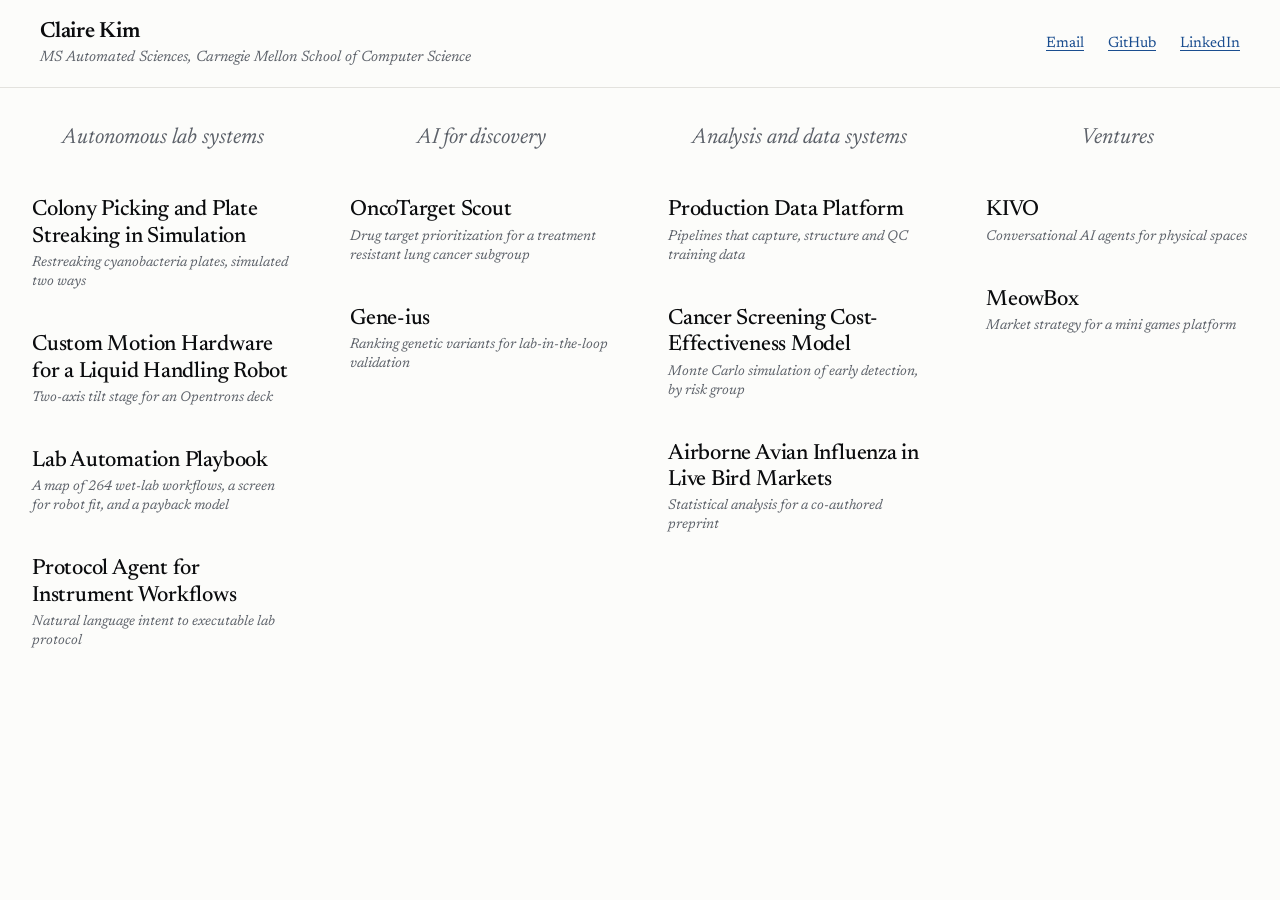
<file: index.html>
<!doctype html>
<html lang="en">
<head>
  <meta charset="utf-8">
  <meta name="viewport" content="width=device-width, initial-scale=1">
  <title>Claire Kim</title>
  <meta name="description" content="Claire Kim. Autonomous lab systems, AI for discovery, and the software that drives laboratory hardware.">
  <link rel="preconnect" href="https://fonts.googleapis.com">
  <link rel="preconnect" href="https://fonts.gstatic.com" crossorigin>
  <link href="https://fonts.googleapis.com/css2?family=Newsreader:ital,opsz,wght@0,6..72,400;0,6..72,500;0,6..72,600;1,6..72,400&display=swap" rel="stylesheet">
  <link rel="stylesheet" href="style.css">
</head>
<body>
  <header class="masthead">
    <div>
      <p class="name">Claire Kim</p>
      <p class="standfirst">MS Automated Sciences, Carnegie Mellon School of Computer Science</p>
    </div>
    <nav class="masthead-links" aria-label="Contact">
      <a href="mailto:cykim522@gmail.com">Email</a>
      <a href="https://github.com/cykim5" target="_blank" rel="noopener">GitHub</a>
      <a href="https://www.linkedin.com/in/claire--kim" target="_blank" rel="noopener">LinkedIn</a>
    </nav>
  </header>

  <main>
    <h1 class="sr-only">Projects by Claire Kim</h1>
    <div class="columns">

      <section class="column" aria-labelledby="col-lab">
        <h2 class="column-label" id="col-lab">Autonomous lab systems</h2>
        <ul>
          <li>
            <button type="button" class="tile" data-open="p14" aria-haspopup="dialog">
              <span class="tile-title">Colony Picking and Plate Streaking in Simulation</span>
              <span class="tile-kind">Restreaking cyanobacteria plates, simulated two ways</span>
            </button>
          </li>
          <li>
            <button type="button" class="tile" data-open="p2" aria-haspopup="dialog">
              <span class="tile-title">Custom Motion Hardware for a Liquid Handling Robot</span>
              <span class="tile-kind">Two-axis tilt stage for an Opentrons deck</span>
            </button>
          </li>
          <li>
            <button type="button" class="tile" data-open="p13" aria-haspopup="dialog">
              <span class="tile-title">Lab Automation Playbook</span>
              <span class="tile-kind">A map of 264 wet-lab workflows, a screen for robot fit, and a payback model</span>
            </button>
          </li>
          <li>
            <button type="button" class="tile" data-open="p1" aria-haspopup="dialog">
              <span class="tile-title">Protocol Agent for Instrument Workflows</span>
              <span class="tile-kind">Natural language intent to executable lab protocol</span>
            </button>
          </li>
        </ul>
      </section>

      <section class="column" aria-labelledby="col-ai">
        <h2 class="column-label" id="col-ai">AI for discovery</h2>
        <ul>
          <li>
            <button type="button" class="tile" data-open="p9" aria-haspopup="dialog">
              <span class="tile-title">OncoTarget Scout</span>
              <span class="tile-kind">Drug target prioritization for a treatment resistant lung cancer subgroup</span>
            </button>
          </li>
          <li>
            <button type="button" class="tile" data-open="p3" aria-haspopup="dialog">
              <span class="tile-title">Gene-ius</span>
              <span class="tile-kind">Ranking genetic variants for lab-in-the-loop validation</span>
            </button>
          </li>
        </ul>
      </section>

      <section class="column" aria-labelledby="col-analysis">
        <h2 class="column-label" id="col-analysis">Analysis and data systems</h2>
        <ul>
          <li>
            <button type="button" class="tile" data-open="p4" aria-haspopup="dialog">
              <span class="tile-title">Production Data Platform</span>
              <span class="tile-kind">Pipelines that capture, structure and QC training data</span>
            </button>
          </li>
          <li>
            <button type="button" class="tile" data-open="p5" aria-haspopup="dialog">
              <span class="tile-title">Cancer Screening Cost-Effectiveness Model</span>
              <span class="tile-kind">Monte Carlo simulation of early detection, by risk group</span>
            </button>
          </li>
          <li>
            <button type="button" class="tile" data-open="p8" aria-haspopup="dialog">
              <span class="tile-title">Airborne Avian Influenza in Live Bird Markets</span>
              <span class="tile-kind">Statistical analysis for a co-authored preprint</span>
            </button>
          </li>
        </ul>
      </section>

      <section class="column" aria-labelledby="col-ventures">
        <h2 class="column-label" id="col-ventures">Ventures</h2>
        <ul>
          <li>
            <button type="button" class="tile" data-open="p6" aria-haspopup="dialog">
              <span class="tile-title">KIVO</span>
              <span class="tile-kind">Conversational AI agents for physical spaces</span>
            </button>
          </li>
          <li>
            <button type="button" class="tile" data-open="p7" aria-haspopup="dialog">
              <span class="tile-title">MeowBox</span>
              <span class="tile-kind">Market strategy for a mini games platform</span>
            </button>
          </li>
        </ul>
      </section>

    </div>
  </main>

  <dialog id="p1" class="sheet" aria-labelledby="p1-title">
    <div class="sheet-inner">
      <button type="button" class="close" data-close aria-label="Close">&#215;</button>
      <h2 id="p1-title">Protocol Agent for Instrument Workflows</h2>
      <p class="sheet-kind">LLM agents, Python, instrument protocols, Isayev Lab, CMU</p>
      <p>An LLM agent that turns a plain language description of an experiment into a structured, executable instrument protocol.</p>
      <p>In progress at the Isayev Lab at CMU, built for the CLARIOstar plate reader. The hard part is generating a protocol the instrument will actually accept, since its documented control commands can only run protocols that already exist.</p>
    </div>
  </dialog>

  <dialog id="p14" class="sheet" aria-labelledby="p14-title">
    <div class="sheet-inner">
      <button type="button" class="close" data-close aria-label="Close">&times;</button>
      <h2 id="p14-title">Colony Picking and Plate Streaking in Simulation</h2>
      <p class="sheet-kind">Python, MuJoCo, computer vision, contact control</p>
      <figure class="sim">
        <img src="images/cyano-streak.gif" alt="A robot arm lifting the lids off two agar plates, picking a cyanobacteria colony with a plastic loop and streaking it across a fresh plate" width="320" height="240" loading="lazy">
      </figure>

      <p>Cyanobacteria labs restreak their plates by hand. The colony pickers you can buy are built for E. coli, and none of them streak from one plate to the next, so I simulated a robot that does: lids off, find a clean colony, pick it up, quadrant streak a fresh plate, lids back on.</p>

      <p>I built two versions.</p>

      <ol class="versions">
        <li><span class="name">Franka Panda</span>, a research arm with ideal motors. This one was to see whether the workflow holds together at all.</li>
        <li><span class="name">SO-101</span>, a printable arm at an affordable cost, but with possible calibration error.</li>
      </ol>

      <p>Next is simulating colony PCR prep, picking colonies into a 96-well plate. After that I will run the colony finder on real plate images and check whether Gemini picks the same colony the simulation did. Then I build it and test real to sim.</p>

      <p class="sheet-links">
        <a href="https://github.com/cykim5/mujoco-lab-sim" target="_blank" rel="noopener">Source</a>
      </p>
    </div>
  </dialog>

  <dialog id="p2" class="sheet" aria-labelledby="p2-title">
    <div class="sheet-inner">
      <button type="button" class="close" data-close aria-label="Close">&#215;</button>
      <h2 id="p2-title">Custom Motion Hardware for a Liquid Handling Robot</h2>
      <p class="sheet-kind">Hardware control, Opentrons, Python, lab automation</p>
      <div class="model">
        <p class="model-wait">Loading the model</p>
        <iframe title="Interactive model of the V5 tilt stage"
                data-src="tilt-v5/motion_viewer.html"></iframe>
      </div>

      <p>Built for an Opentrons liquid handling robot. The stage tilts plates along two axes partway through a run, so liquid pools to one side of each well. Because it is driven from protocol code, tilting becomes an ordinary step in an automated workflow.</p>
      <p>The current design is V5, a two motor synchronized tray mechanism. One motor drives a shared pitch frame through a 4:1 gear reduction. A second motor rides on that frame and meshes with both tray gears, so the trays roll together rather than independently. Target range is 15 degrees either side of level on each axis. Two AS5600 magnetic encoders read the angle back, one on pitch and one on a tray's roll.</p>
      <p>Designed and built with Raspberry Pi motor control for CMU lab automation coursework, covering the whole device integration path: mechanical design that fits the robot deck, motor control, and the software interface a protocol drives it through.</p>
    </div>
  </dialog>

  <dialog id="p3" class="sheet" aria-labelledby="p3-title">
    <div class="sheet-inner">
      <button type="button" class="close" data-close aria-label="Close">&#215;</button>
      <h2 id="p3-title">Gene-ius</h2>
      <p class="sheet-kind">LLM agents, knowledge graphs, Python, team of 5</p>
      <p>An AI agent that helps laboratories interpret genetic variants of uncertain significance, which account for roughly a third of variants in ClinVar. Across 23 retina and heart genes it ranks which variants to test first and explains whether a variant is harmful, how it breaks the protein, and which disease follows.</p>
      <p>Evaluated with a time machine design: the model sees only data available in January 2023 and is graded on variants experts resolved afterwards, so no variant is ever evidence for itself. It found 38 later proven disease variants in its top 500, against 18 for AlphaMissense.</p>
      <p class="sheet-links">
        <a href="https://gene-ius-app.vercel.app" target="_blank" rel="noopener">Live demo</a>
        <a href="https://github.com/cykim5/Gene-ius" target="_blank" rel="noopener">Source</a>
        <a href="https://github.com/cykim5/time-machine-eval" target="_blank" rel="noopener">Evaluation method</a>
      </p>
    </div>
  </dialog>

  <dialog id="p4" class="sheet" aria-labelledby="p4-title">
    <div class="sheet-inner">
      <button type="button" class="close" data-close aria-label="Close">&#215;</button>
      <h2 id="p4-title">Production Data Platform</h2>
      <p class="sheet-kind">Python, PostgreSQL, AWS, AI agents, RLWRLD</p>
      <figure class="shot" aria-label="Screenshot of the dataset coverage view">
        <div class="shot-bar"><span class="dot"></span><span class="dot"></span><span class="dot"></span>
          <span class="shot-tab">Dataset coverage</span>
        </div>
        <div class="shot-head">
          <h3 class="shot-h">Dataset coverage</h3>
          <div class="shot-ctl"><span class="ctl">Last 8 weeks</span><span class="ctl">All robots</span><span class="avatar"></span></div>
        </div>
        <nav class="shot-tabs"><span class="on">Overview</span><span>Tasks</span><span>Review queue</span><span>Exports</span></nav>
        <div class="shot-body">
          <ul class="kpis">
            <li><span class="k-l">Hours recorded</span><span class="k-v">602 h</span><span class="k-d">+96 this week</span></li>
            <li><span class="k-l">Below target</span><span class="k-v">4 of 6</span><span class="k-d">tasks need input</span></li>
            <li><span class="k-l">Review per hour</span><span class="k-v">27 min</span><span class="k-d">was 3 h manual</span></li>
          </ul>
          <section class="panel">
            <header><h4>Hours by task</h4><span class="hint">Target 120 h</span></header>
            <table>
              <thead><tr><th>Task</th><th>Coverage</th><th class="t-num">Hours</th><th>Status</th></tr></thead>
              <tbody>
            <tr>
              <td class="t-name">Pick and place</td>
              <td class="t-bar"><span class="track"><span class="fill" style="width:91.1%"></span><span class="goal"></span></span></td>
              <td class="t-num">164 h</td>
              <td class="t-status"><span class="pill">Met</span></td>
            </tr>
            <tr>
              <td class="t-name">Drawer and door</td>
              <td class="t-bar"><span class="track"><span class="fill" style="width:72.8%"></span><span class="goal"></span></span></td>
              <td class="t-num">131 h</td>
              <td class="t-status"><span class="pill">Met</span></td>
            </tr>
            <tr>
              <td class="t-name">Wipe and clean</td>
              <td class="t-bar"><span class="track"><span class="fill" style="width:62.2%"></span><span class="goal"></span></span></td>
              <td class="t-num">112 h</td>
              <td class="t-status"><span class="pill pill-warn">Needs 8 h</span></td>
            </tr>
            <tr>
              <td class="t-name">Pour and fill</td>
              <td class="t-bar"><span class="track"><span class="fill" style="width:53.3%"></span><span class="goal"></span></span></td>
              <td class="t-num">96 h</td>
              <td class="t-status"><span class="pill pill-warn">Needs 24 h</span></td>
            </tr>
            <tr>
              <td class="t-name">Cloth folding</td>
              <td class="t-bar"><span class="track"><span class="fill" style="width:32.2%"></span><span class="goal"></span></span></td>
              <td class="t-num">58 h</td>
              <td class="t-status"><span class="pill pill-warn">Needs 62 h</span></td>
            </tr>
            <tr>
              <td class="t-name">Tool handover</td>
              <td class="t-bar"><span class="track"><span class="fill" style="width:22.8%"></span><span class="goal"></span></span></td>
              <td class="t-num">41 h</td>
              <td class="t-status"><span class="pill pill-warn">Needs 79 h</span></td>
            </tr>
              </tbody>
            </table>
          </section>
          <section class="panel">
            <header><h4>Hours ingested per week</h4><span class="hint">8 weeks</span></header>
            <ul class="spark">
            <li><span class="col" style="height:48%"></span><span class="wk">W1</span></li>
            <li><span class="col" style="height:61%"></span><span class="wk">W2</span></li>
            <li><span class="col" style="height:55%"></span><span class="wk">W3</span></li>
            <li><span class="col" style="height:72%"></span><span class="wk">W4</span></li>
            <li><span class="col" style="height:69%"></span><span class="wk">W5</span></li>
            <li><span class="col" style="height:84%"></span><span class="wk">W6</span></li>
            <li><span class="col" style="height:77%"></span><span class="wk">W7</span></li>
            <li><span class="col" style="height:96%"></span><span class="wk">W8</span></li>
            </ul>
          </section>
        </div>
      </figure>
      <p>A production data platform I built from scratch at RLWRLD, a robotics company in Seoul, turning robot training footage into structured, model ready data. It replaced annotation the team had been doing by hand in spreadsheets, and its pipelines carry each recording through annotation, quality control and analytics.</p>
      <p>It cut three hours of manual work per hour of footage to under thirty minutes of review, and a team of ten was using it daily by the end of my internship. It became the data layer the robot foundation model training depended on.</p>
    </div>
  </dialog>

  <dialog id="p5" class="sheet" aria-labelledby="p5-title">
    <div class="sheet-inner">
      <button type="button" class="close" data-close aria-label="Close">&#215;</button>
      <h2 id="p5-title">Cancer Screening Cost-Effectiveness Model</h2>
      <p class="sheet-kind">Python, Monte Carlo simulation, SEER data, health economics, team project</p>
      <p>A simulation asking whether annual multi-cancer early detection screening is worth its cost, and for whom. It follows simulated people month by month and compares usual care against usual care plus annual screening, run separately for a lower risk and a higher risk group, because a test can be a poor buy on average and a good buy for people at high risk. I built the lung cancer model.</p>
      <p>Incidence, stage at diagnosis and survival come from SEER data, with test sensitivity by stage, treatment costs and quality of life weights on top. The headline number is the extra cost per extra year of healthy life gained, reported by risk group and checked against the published results of Raoof et al. (2025).</p>
      <p class="sheet-links">
        <a href="https://github.com/wenxin-tang/MCED-Cost-Effectiveness-Analysis" target="_blank" rel="noopener">Source</a>
      </p>
    </div>
  </dialog>

  <dialog id="p6" class="sheet" aria-labelledby="p6-title">
    <div class="sheet-inner">
      <button type="button" class="close" data-close aria-label="Close">&#215;</button>
      <h2 id="p6-title">KIVO</h2>
      <p class="sheet-kind">Conversational AI agents, product, CMU Hack a Startup finalist, team of 3</p>
      <p>A conversational AI agent layer for physical spaces, starting with hotels and airports. It picks up at a front desk, an in room TV or an airport gate and carries context between them.</p>
      <p>Built for CMU Hack a Startup, where KIVO reached the top 15.</p>
    </div>
  </dialog>

  <dialog id="p7" class="sheet" aria-labelledby="p7-title">
    <div class="sheet-inner">
      <button type="button" class="close" data-close aria-label="Close">&#215;</button>
      <h2 id="p7-title">MeowBox</h2>
      <p class="sheet-kind">Market strategy, user research, business model, pitch competition winner</p>
      <p>A mini games platform where games behave like a feed: you swipe into one and play it in a tap without downloading. First place in its pitch competition.</p>
    </div>
  </dialog>

  <dialog id="p8" class="sheet" aria-labelledby="p8-title">
    <div class="sheet-inner">
      <button type="button" class="close" data-close aria-label="Close">&#215;</button>
      <h2 id="p8-title">Airborne Avian Influenza in Live Bird Markets</h2>
      <p class="sheet-kind">R, mixed effects regression, epidemiological data, UC Berkeley</p>
      <p>A study of how ventilation in live bird markets in Dhaka and Gazipur, Bangladesh relates to airborne avian influenza. I cleaned the data and ran the statistical analysis in R, produced the figures, and wrote the data analysis section of the paper.</p>
      <p>The modelling uses mixed effects regression, which separates differences between markets from variation within them. Published as a preprint on SSRN as LeBoa et al. (2025) and submitted to Building and Environment.</p>
      <p class="sheet-links">
        <a href="https://doi.org/10.2139/ssrn.5711630" target="_blank" rel="noopener">Preprint</a>
      </p>
    </div>
  </dialog>

  <dialog id="p9" class="sheet" aria-labelledby="p9-title">
    <div class="sheet-inner">
      <button type="button" class="close" data-close aria-label="Close">&#215;</button>
      <h2 id="p9-title">OncoTarget Scout</h2>
      <p class="sheet-kind">Python, public multi-omics data, molecular docking, Phases 1 to 6 complete</p>
      <figure class="structure">
        <div class="structure-box">
          <pdbe-molstar molecule-id="2b69"
                        hide-controls="true" hide-water="true"
                        hide-expand-icon="true" hide-selection-icon="true"
                        hide-animation-icon="true" hide-control-info-icon="true"
                        hide-control-toggle-icon="true"
                        bg-color-r="252" bg-color-g="252" bg-color-b="250"></pdbe-molstar>
        </div>
        <p class="structure-note">UXS1 with UDP bound, <a href="https://www.rcsb.org/structure/2B69" target="_blank" rel="noopener">PDB 2B69</a>, the structure the screen was run against. Drag to turn it.</p>
      </figure>
      <p>A target prioritization pipeline for one group of lung adenocarcinoma patients: tumors carrying STK11 or KEAP1 mutations. These tumors respond poorly to both immunotherapy and chemotherapy, and have no approved therapy aimed at the alteration itself. The pipeline produces a ranked shortlist of candidate genes.</p>
      <p>A gene has to earn its rank across independent layers of evidence, so that nothing ranks on one signal alone: activity in tumors against healthy lung in TCGA, functional dependency in DepMap CRISPR screens, expression in the malignant cells themselves rather than the immune cells around them, a safety window against vital normal tissue in GTEx, and the link to patient survival. Ranking the full TCGA cohort of 528 tumors and 59 healthy samples, then splitting it into 143 mutant and 379 wild type tumors, gave a dependency-supported shortlist of 20 genes, led by INTS6 and NFE2L2, the gene that encodes NRF2. The pipeline rediscovered NRF2 on its own, which is the pathway KEAP1 loss activates. A time-split check rebuilt the ranking on DepMap data frozen before 2021, and 12 of the 20 survived. Each gene carries a plain-language reason card, and the top five have a validation plan naming the cell lines and assays that would confirm or kill them.</p>
      <p>One scoring bug had been there since Phase 1. A gene's score was the weighted mean over the layers it actually had, renormalized each time, so the fewer layers a gene had the higher its ceiling. Every one of the top 20 was missing the dependency layer and most were non-coding RNAs. The ranking now compares genes only when they carry the layer that holds the most weight. KRAS moved from 4,104th of 28,328 to 157th of 16,711 and EGFR from 5,182nd to 588th, so the pipeline recovers known lung cancer biology without being told to. The shortlist did not change, because it already required dependency support. The headline was wrong while the decision was right.</p>
      <p>Phase 4 took UXS1, the third-ranked gene, as far as computation can take it: an enzyme with two solved crystal structures, no known inhibitor, and independent 2025 evidence that it is a selective dependency in KEAP1 mutant lung cancer. I docked 2,757 approved drugs into its active site with AutoDock Vina, then tested whether the ranking could be trusted at all. Docked in the same box, the enzyme's own substrate scored below two thirds of random approved drugs, so the output was not a hit list. The decisive repair came four tries later: every earlier run had used a 2.5 angstrom structure solved with only the cofactor bound, where an arginine folds across the substrate site and leaves no room for the thing that belongs there. Redocking against a 1.21 angstrom structure of the same enzyme, solved with UDP actually in the site, moved the substrate to the 88th percentile and the best natural ligand to the 99th.</p>
      <p>Rescreening the library against the open structure, the score inside the control's size range no longer tracks molecular size, and 4.7 percent of the library now beats the substrate where two thirds of it did before. Of the 59 best scoring structures, 5 carry a negative group and touch all four arginines that grip the substrate's phosphate. Vina scores hydrophobic contact and hydrogen bonds and has no term for charge at all, so recovering the site's own chemistry from a library never designed for it is the result. None of the five is a lead. Two are prodrugs whose anionic group exists to be cleaved off, one is built not to cross membranes and UXS1 sits in the Golgi, one is a dye that binds most things. The approved drug library holds no credible binder for this site, which is unsurprising because oral drugs are rarely polyanions. The finding is that the protocol can now tell the difference, and the earlier version demonstrably could not. The next step is a CRISPR experiment that needs no compound.</p>
      <p>The work also caught its own errors. Phase 1's top hit turned out to be an artifact of dividing by a near-zero baseline, and Phase 2 fixed it with shrinkage. Phase 4's one promising lead, three related antidiabetic drugs that had ranked together, did not survive the corrected box. KRAS, EGFR and CD274 rank in the middle of the subgroup ranking, which is the correct result: they are not subgroup-selective targets.</p>
      <p class="sheet-links">
        <a href="https://github.com/cykim5/oncotarget-scout" target="_blank" rel="noopener">Source</a>
      </p>
    </div>
  </dialog>

  <dialog id="p13" class="sheet" aria-labelledby="p13-title">

    <div class="sheet-inner">

      <button type="button" class="close" data-close aria-label="Close">&#215;</button>

      <h2 id="p13-title">Lab Automation Playbook</h2>

      <p class="sheet-kind">Python, JavaScript</p>

      <ol class="questions">
        <li>What does your lab actually do?</li>
        <li>Which of it should a robot take on?</li>
        <li>When does that pay for itself?</li>
      </ol>

      <ul class="group-list">

        <li>

          <button type="button" class="tile" data-open="p10" aria-haspopup="dialog">

            <span class="tile-title">Biological Workflow Map</span>

            <span class="tile-kind">264 wet-lab workflows, each with exactly one address</span>

          </button>

        </li>

        <li>

          <button type="button" class="tile" data-open="p11" aria-haspopup="dialog">

            <span class="tile-title">Automation Assessment</span>

            <span class="tile-kind">Screening which tasks a robot should take on first</span>

          </button>

        </li>

        <li>

          <button type="button" class="tile" data-open="p12" aria-haspopup="dialog">

            <span class="tile-title">Lab Automation Payback</span>

            <span class="tile-kind">When automating a workflow step pays for itself</span>

          </button>

        </li>

      </ul>

    </div>

  </dialog>


  <dialog id="p10" class="sheet" aria-labelledby="p10-title">
    <div class="sheet-inner">
      <button type="button" class="close" data-close aria-label="Close">&#215;</button>
      <h2 id="p10-title">Biological Workflow Map</h2>
      <p class="sheet-kind">Python, YAML, interactive map</p>
      <p>A map of what happens at a biology bench, sorted so that every workflow has exactly one place. Eight domains, 264 workflows, four levels deep. It is the base layer for a larger question: what in a given lab is worth automating, and what the return would be. A lab describes its work in its own words, and those words have to resolve to a shared set of workflows before anything can be scored or compared across labs.</p>
      <p>Biology already has plenty of ways to group lab work and none of them is mutually exclusive, because each mixes several axes at the same level. One ELISA is immunology, cancer biology and bioprocess at once. The rule here is that every workflow is filed under the kind of thing it exists to produce, because output is the one attribute that does not overlap. A workflow yields purified RNA, or an engineered cell line, or a number, but never two at once. Field, technique and instrument all overlap, so they became filters over the map instead of branches in it.</p>
      <p>The hard cases are the test. PCR run to make DNA for a later step is construction, and qPCR run to produce a number is measurement. A gel run to recover a band is cleanup, and a gel run to report a size is analysis. Centrifuging, mixing and incubating are not in the map at all, because a step that happens inside everything is not a workflow. Automation feasibility is not a branch either but an attribute measured against the map, so a workflow that is manual today and automated in three years does not move, only its score changes.</p>
      <p>No existing taxonomy covers wet-lab work as a whole, so there is nothing to validate this against directly. The test that would settle it is assigning several hundred published protocols to leaves and measuring how many land in exactly one, with two people assigning independently to see whether the rule is teachable.</p>
      <p class="sheet-links">
        <a href="https://cykim5.github.io/bio-workflow-taxonomy/" target="_blank" rel="noopener">Interactive map</a>
        <a href="https://github.com/cykim5/bio-workflow-taxonomy" target="_blank" rel="noopener">Source</a>
      </p>
    </div>
  </dialog>

  <dialog id="p11" class="sheet" aria-labelledby="p11-title">
    <div class="sheet-inner">
      <button type="button" class="close" data-close aria-label="Close">&#215;</button>
      <h2 id="p11-title">Automation Assessment</h2>
      <p class="sheet-kind">JavaScript, no build step</p>
      <p>A first screen for deciding which tasks to automate with robots, meant to be used before talking to any vendor. Most robot deployments do not fail because the robot cannot do the work. They fail because someone picked the wrong task, one that looked easy and was not, or one that worked and never paid back.</p>
      <p>Every task gets two scores. Feasibility averages three ratings: how complex the motion is, how predictable the object is, and how controlled the workspace is. Business fit is 60 percent financial return, which comes from payback time, and 40 percent strategic value, which covers what money does not, like a role nobody can hire for or a safety risk. Tasks then land in one of four groups: quick wins, strategic bets, easy but low value, and deprioritize.</p>
      <p>It is written around a small manufacturer's task list, though the three feasibility axes are not specific to manufacturing. Payback assumes the robot covers all the listed hours, when real deployments ramp up slowly, and the example tasks and costs are illustrative rather than client data.</p>
      <p class="sheet-links">
        <a href="https://cykim5.github.io/automation-assessment/" target="_blank" rel="noopener">Live tool</a>
        <a href="https://github.com/cykim5/automation-assessment" target="_blank" rel="noopener">Source</a>
      </p>
    </div>
  </dialog>

  <dialog id="p12" class="sheet" aria-labelledby="p12-title">
    <div class="sheet-inner">
      <button type="button" class="close" data-close aria-label="Close">&#215;</button>
      <h2 id="p12-title">Lab Automation Payback</h2>
      <p class="sheet-kind">JavaScript, no build step</p>
      <p>A calculator for when automating one lab workflow step pays for itself. Lab automation is usually pitched on throughput, but the decision gets made on cost, and whether a liquid handler or an automated sample store pays back depends mostly on volume, on how much hands-on time it removes, and on the running costs people leave out of the pitch.</p>
      <p>Net savings per year is labor time saved plus fewer reruns, minus the service contract and the extra consumables. Payback is upfront cost divided by monthly net savings. It also reports staff time freed, in hours and in full-time equivalents, and the break-even volume, meaning the samples per day needed to pay back within three years, plus a five-year cash chart.</p>
      <p>What it does not capture is part of the tool too: traceability, consistency between operators, and room to grow without hiring. Those are often the real reasons to automate, and when payback is borderline they usually decide it. The presets use illustrative numbers, not data from any company.</p>
      <p class="sheet-links">
        <a href="https://cykim5.github.io/lab-automation-payback/" target="_blank" rel="noopener">Live tool</a>
        <a href="https://github.com/cykim5/lab-automation-payback" target="_blank" rel="noopener">Source</a>
      </p>
    </div>
  </dialog>

  <script type="importmap">
  {
    "imports": {
      "three": "https://cdn.jsdelivr.net/npm/three@0.160.1/build/three.module.js",
      "three/addons/": "https://cdn.jsdelivr.net/npm/three@0.160.1/examples/jsm/"
    }
  }
  </script>
  <script type="module" src="app.js"></script>
</body>
</html>
</file>
<file: style.css>
/* Projects in four labelled columns, grouped by what the work produces.
   Detail opens in a dialog. One typeface throughout. */

:root {
  --ink: #16181C;
  --ink-strong: #0B0C0E;
  --ink-muted: #5C6169;
  --rule: #E3E2DE;
  --paper: #FCFCFA;
  --accent: #1A4D8F;

  /* One typeface for every letter. Swap this line and the font link in
     index.html to change the whole site. */
  --font: "Newsreader", Georgia, "Times New Roman", serif;

  --unit: 0.5rem;
  --masthead: 5.5rem;
  --transition: 180ms ease;
}

*, *::before, *::after { box-sizing: border-box; }

html { height: 100%; }

body {
  margin: 0;
  background: var(--paper);
  color: var(--ink);
  font-family: var(--font);
  font-size: 1.125rem;
  line-height: 1.7;
  font-optical-sizing: auto;
  -webkit-font-smoothing: antialiased;
  text-rendering: optimizeLegibility;
  /* Fills the window when the content is short, and scrolls rather
     than clipping when the window is too small for it. */
  min-height: 100%;
  display: flex;
  flex-direction: column;
}

.sr-only {
  position: absolute; width: 1px; height: 1px;
  padding: 0; margin: -1px; overflow: hidden;
  clip: rect(0 0 0 0); white-space: nowrap; border: 0;
}

a:focus-visible, button:focus-visible {
  outline: 2px solid var(--accent);
  outline-offset: -4px;
}

@media (prefers-reduced-motion: reduce) {
  *, *::before, *::after {
    animation-duration: 0.01ms !important;
    transition-duration: 0.01ms !important;
  }
}

/* Masthead */
.masthead {
  flex: none;
  min-height: var(--masthead);
  display: flex; align-items: center; justify-content: space-between;
  gap: calc(var(--unit) * 4);
  padding: calc(var(--unit) * 2) calc(var(--unit) * 5);
  border-bottom: 1px solid var(--rule);
}
.name {
  margin: 0;
  font-size: 1.375rem; font-weight: 600; letter-spacing: -0.01em;
  color: var(--ink-strong); line-height: 1.2;
}
.standfirst {
  margin: 0.125rem 0 0;
  font-size: 0.9375rem; font-style: italic; color: var(--ink-muted);
  line-height: 1.4;
}
.masthead-links { display: flex; gap: calc(var(--unit) * 3); flex: none; }
.masthead-links a {
  font-size: 0.9375rem; white-space: nowrap;
  /* Full strength underline so the links read as links at this size. */
  text-decoration-color: currentColor;
}

/* Links */
a {
  color: var(--accent);
  text-decoration: underline;
  text-decoration-thickness: 1px;
  text-underline-offset: 0.18em;
  text-decoration-color: rgba(26, 77, 143, 0.35);
  transition: text-decoration-color var(--transition);
}
a:hover { text-decoration-color: currentColor; }

/* Three labelled columns, centered in the page. */
main {
  flex: 1 0 auto;
  display: grid; place-items: start center;
  padding: calc(var(--unit) * 4) calc(var(--unit) * 4) calc(var(--unit) * 4);
}

.columns {
  width: min(76rem, 100%);
  display: grid;
  grid-template-columns: repeat(4, 1fr);
  gap: calc(var(--unit) * 7);
  align-items: start;
}

.column-label {
  margin: 0 0 calc(var(--unit) * 5);
  text-align: center;
  /* Same size as a project title, set in italic rather than small bold
     caps, so it reads as the same typeface the rest of the page uses. */
  font-size: clamp(1.0625rem, 1.9vw, 1.375rem);
  font-weight: 400;
  font-style: italic;
  letter-spacing: 0;
  color: var(--ink-muted);
}

.column ul {
  list-style: none; margin: 0; padding: 0;
  display: flex; flex-direction: column; gap: calc(var(--unit) * 5);
}
.column li { display: flex; min-width: 0; }

.tile {
  flex: 1; min-width: 0;
  display: flex; flex-direction: column; align-items: flex-start;
  gap: calc(var(--unit) * 0.5);
  /* Padding gives the hover background room to read as a block. */
  padding: calc(var(--unit) * 2) calc(var(--unit) * 2.5);
  margin: calc(var(--unit) * -2) calc(var(--unit) * -2.5);
  font: inherit; text-align: left; cursor: pointer;
  background: transparent; color: var(--ink-strong);
  border: 0;
  transition: background var(--transition);
}
.tile:hover { background: #F4F3EF; }

.tile-title {
  font-size: clamp(1.0625rem, 1.9vw, 1.375rem);
  font-weight: 500; line-height: 1.2; letter-spacing: -0.01em;
}
.tile-kind {
  font-size: clamp(0.8125rem, 1.1vw, 0.9375rem);
  font-style: italic; color: var(--ink-muted); line-height: 1.35;
}

/* Detail dialog */
.sheet {
  width: min(42rem, calc(100% - 2rem));
  max-height: 85vh;
  margin: auto;
  padding: 0;
  border: 1px solid var(--ink-strong);
  background: var(--paper);
  color: var(--ink);
}
.sheet::backdrop { background: rgba(11, 12, 14, 0.5); }

.sheet-inner {
  padding: calc(var(--unit) * 6);
  position: relative;
}

.close {
  position: absolute; top: calc(var(--unit) * 1.5); right: calc(var(--unit) * 1.5);
  width: 2.75rem; height: 2.75rem;          /* keeps a comfortable target */
  display: flex; align-items: center; justify-content: center;
  font: inherit; font-size: 1.875rem; line-height: 1;
  background: transparent; color: var(--ink-muted);
  border: 0; cursor: pointer;
  transition: color var(--transition);
}
.close:hover { color: var(--ink-strong); }

.sheet h2 {
  margin: 0 0 calc(var(--unit) * 1);
  font-size: clamp(1.5rem, 3.5vw, 2rem);
  font-weight: 500; line-height: 1.15; letter-spacing: -0.015em;
  color: var(--ink-strong);
  padding-right: 2.5rem;
}
.sheet-kind {
  margin: 0 0 calc(var(--unit) * 4);
  font-size: 0.9375rem; font-style: italic; color: var(--ink-muted);
}
.sheet h3 {
  margin: calc(var(--unit) * 5) 0 calc(var(--unit) * 1.5);
  font-size: 1.1875rem; font-weight: 600; color: var(--ink-strong);
}
.sheet p { margin: 0 0 calc(var(--unit) * 3); }
.sheet p:last-child { margin-bottom: 0; }

.sheet figure { margin: 0 0 calc(var(--unit) * 4); }
.sheet figure img {
  display: block; width: 100%; height: auto;
  background: #FFFFFF;
}
/* The simulation renders at 320 by 240, so stretching it to the width
   of the sheet would only make it soft. It sits at its own size,
   centred. The selector has to be this specific to beat the rule above
   that makes every figure image fill its column. */
.sheet figure.sim { text-align: center; }
.sheet figure.sim img {
  display: inline-block;
  width: auto;
  max-width: 100%;
  border: 1px solid var(--rule);
}

/* The assembled V5 model, running in the sheet rather than on a page of
   its own. It carries the geometry inline, so the frame is pointed at it
   only when this sheet is opened. */
.model {
  margin: 0 0 calc(var(--unit) * 4);
  border: 1px solid var(--rule);
  background: var(--paper);
}
.model { position: relative; }
.model iframe {
  display: block;
  width: 100%;
  height: 34rem;
  border: 0;
}
/* The geometry takes a few seconds to parse, and an empty white box for
   that long reads as broken rather than busy. */
.model-wait {
  position: absolute; inset: 0; margin: 0;
  display: flex; align-items: center; justify-content: center;
  font-size: 0.9375rem; color: var(--ink-muted);
}

/* A screenshot of the platform's own interface. Everything inside is
   that application's styling, not this page's: internal tools are not
   set in a book face, and a picture of one that was would not read as
   a real screen. Nothing here applies outside .shot. */
.shot {
  margin: 0 0 calc(var(--unit) * 4);
  border: 1px solid #D8DCE2;
  border-radius: 6px;
  overflow: hidden;
  background: #FFFFFF;
  box-shadow: 0 1px 2px rgba(16, 24, 40, 0.06), 0 8px 24px rgba(16, 24, 40, 0.06);
  font-family: -apple-system, BlinkMacSystemFont, "Segoe UI", Roboto, "Helvetica Neue", Arial, sans-serif;
  font-size: 12px;
  line-height: 1.45;
  color: #1F2733;
  -webkit-font-smoothing: antialiased;
}
.shot * { box-sizing: border-box; }
.shot h3, .shot h4, .shot p, .shot ul, .shot table { margin: 0; padding: 0; }
.shot ul { list-style: none; }

/* Window strip, so the figure reads as a captured screen. */
.shot-bar {
  display: flex; align-items: center; gap: 6px;
  padding: 8px 12px;
  background: #F2F4F7;
  border-bottom: 1px solid #E4E7EC;
}
.shot-bar .dot { width: 8px; height: 8px; border-radius: 50%; background: #D0D5DD; }
.shot-tab {
  margin-left: 10px; padding: 3px 10px;
  background: #FFFFFF; border: 1px solid #E4E7EC; border-radius: 4px;
  font-size: 11px; color: #475467;
}

.shot-head {
  display: flex; align-items: center; justify-content: space-between;
  gap: 12px; padding: 12px 14px 10px;
}
.shot-h { font-size: 15px; font-weight: 600; letter-spacing: -0.01em; color: #101828; }
.shot-ctl { display: flex; align-items: center; gap: 6px; }
.shot-ctl .ctl {
  padding: 4px 9px; border: 1px solid #D0D5DD; border-radius: 5px;
  font-size: 11px; color: #475467; background: #FFFFFF; white-space: nowrap;
}
.shot-ctl .avatar { width: 22px; height: 22px; border-radius: 50%; background: #C7D2E0; }

.shot-tabs {
  display: flex; gap: 18px; padding: 0 14px;
  border-bottom: 1px solid #E4E7EC; font-size: 12px; color: #667085;
}
.shot-tabs span { padding: 0 0 8px; }
.shot-tabs .on { color: #1A4D8F; box-shadow: inset 0 -2px 0 #1A4D8F; font-weight: 600; }

.shot-body { padding: 14px; background: #F9FAFB; display: grid; gap: 12px; }

.kpis { display: grid; grid-template-columns: repeat(3, 1fr); gap: 10px; }
.kpis li {
  display: flex; flex-direction: column; gap: 1px;
  padding: 10px 12px; background: #FFFFFF;
  border: 1px solid #E4E7EC; border-radius: 6px;
}
.k-l { font-size: 10.5px; color: #667085; text-transform: uppercase; letter-spacing: 0.04em; }
.k-v { font-size: 19px; font-weight: 600; color: #101828; font-variant-numeric: tabular-nums; }
.k-d { font-size: 10.5px; color: #667085; }

.panel { background: #FFFFFF; border: 1px solid #E4E7EC; border-radius: 6px; }
.panel header {
  display: flex; align-items: baseline; justify-content: space-between;
  padding: 10px 12px; border-bottom: 1px solid #E4E7EC;
}
.panel h4 { font-size: 12.5px; font-weight: 600; color: #101828; }
.panel .hint { font-size: 10.5px; color: #667085; }

.shot table { width: 100%; border-collapse: collapse; }
.shot thead th {
  padding: 7px 12px; text-align: left; font-size: 10px; font-weight: 600;
  text-transform: uppercase; letter-spacing: 0.05em; color: #98A2B3;
  border-bottom: 1px solid #E4E7EC;
}
.shot tbody td { padding: 8px 12px; border-bottom: 1px solid #F2F4F7; vertical-align: middle; }
.shot tbody tr:last-child td { border-bottom: 0; }
.t-name { color: #344054; white-space: nowrap; }
.t-num { text-align: right; font-variant-numeric: tabular-nums; color: #101828; white-space: nowrap; }
.t-bar { width: 42%; }
.track { position: relative; display: block; height: 6px; background: #EDF0F4; border-radius: 3px; }
.fill { position: absolute; inset: 0 auto 0 0; background: #1A4D8F; border-radius: 3px; }
/* 120 of the 180 hour axis, so the marker lands where the target is. */
.goal { position: absolute; top: -3px; bottom: -3px; left: 66.67%; width: 1px; background: #475467; }
.t-status { white-space: nowrap; }
.pill {
  display: inline-block; padding: 2px 7px; border-radius: 10px;
  font-size: 10.5px; font-weight: 500; background: #EDF0F4; color: #475467;
}
.pill-warn { background: #FDF2E3; color: #8A5A17; }

.spark { display: flex; align-items: flex-end; gap: 6px; height: 86px; padding: 12px; }
.spark li { flex: 1; display: flex; flex-direction: column; align-items: center; justify-content: flex-end; height: 100%; gap: 5px; }
.spark .col { width: 100%; background: #1A4D8F; opacity: 0.85; border-radius: 2px 2px 0 0; }
.spark .wk { font-size: 10px; color: #98A2B3; }

@media (max-width: 34rem) {
  .kpis { grid-template-columns: 1fr; }
  .shot-tabs span:nth-child(n+3) { display: none; }
  .shot-ctl .ctl:nth-child(2) { display: none; }
}

/* The protein itself, loaded only when this sheet is opened. Mol* draws
   into a box it is given, so without an explicit height it collapses to
   nothing and the sheet looks broken. */
/* Mol* lays its own chrome out absolutely, so without a positioned,
   clipped box of its own it measures against the whole sheet and spills
   over the text. The caption sits outside that box for the same reason. */
.structure-box {
  position: relative;
  overflow: hidden;
  height: 22rem;
  border: 1px solid var(--rule);
  background: var(--paper);
}
.structure-box pdbe-molstar { display: block; height: 100%; }
.structure-note {
  margin: calc(var(--unit) * 1.5) 0 0;
  font-size: 0.9375rem;
  color: var(--ink-muted);
}

/* The three questions the grouped tools answer, one per tile below,
   in the same order as the tiles. Numbered because the order is the
   point: you cannot cost a task you have not chosen. */
.questions {
  margin: 0 0 calc(var(--unit) * 5);
  padding-left: calc(var(--unit) * 4);
  font-size: 1.1875rem;
  color: var(--ink-strong);
}
.questions li { margin-bottom: calc(var(--unit) * 1.5); padding-left: calc(var(--unit) * 1); }
.questions li:last-child { margin-bottom: 0; }

/* Two numbered builds of the same thing. The name leads each one in
   the heavier weight the page already loads, since nothing else here
   is set in bold. */
.versions {
  margin: 0 0 calc(var(--unit) * 3);
  padding-left: calc(var(--unit) * 4);
}
.versions li { margin-bottom: calc(var(--unit) * 2); padding-left: calc(var(--unit) * 1); }
.versions li:last-child { margin-bottom: 0; }
.versions .name { font-weight: 500; color: var(--ink-strong); }

/* A grouped tile lists its projects, each opening its own dialog on
   top of this one. The nested backdrop is lighter so two stacked
   dialogs do not darken the page twice over. */
.group-list {
  list-style: none; margin: calc(var(--unit) * 5) 0 0; padding: 0;
  display: flex; flex-direction: column; gap: calc(var(--unit) * 4);
  border-top: 1px solid var(--rule);
  padding-top: calc(var(--unit) * 5);
}
.group-list li { display: flex; min-width: 0; }
.sheet[data-nested]::backdrop { background: rgba(11, 12, 14, 0.2); }

.sheet-links {
  display: flex; flex-wrap: wrap; gap: calc(var(--unit) * 4);
  margin-top: calc(var(--unit) * 4);
  font-size: 1rem;
}

/* Below this, four columns leave titles too narrow to read. Two by two
   keeps the pairs even, which three columns plus an orphan would not. */
@media (max-width: 72rem) {
  .columns {
    width: min(56rem, 100%);
    grid-template-columns: repeat(2, 1fr);
    gap: calc(var(--unit) * 8) calc(var(--unit) * 7);
  }
}

/* Narrower screens: tighten the frame, close the column gaps. */
@media (max-width: 48rem) {
  :root { --masthead: 4.75rem; }
  .masthead { padding: calc(var(--unit) * 1.5) calc(var(--unit) * 3); }
  .name { font-size: 1.125rem; }
  .standfirst { font-size: 0.8125rem; }
  .masthead-links { gap: calc(var(--unit) * 2); }
  .masthead-links a { font-size: 0.8125rem; }
  .sheet-inner { padding: calc(var(--unit) * 4); }
  .sheet h2 { padding-right: 2.5rem; }
}

/* Phones: three columns of prose do not fit, so they stack and the
   page is allowed to scroll. */
@media (max-width: 34rem) {
  .masthead { flex-direction: column; align-items: flex-start; gap: calc(var(--unit) * 1); }
  :root { --masthead: 6.5rem; }
  .standfirst { display: none; }
  main { place-items: start stretch; padding: calc(var(--unit) * 5) calc(var(--unit) * 3); }
  .columns { grid-template-columns: 1fr; gap: calc(var(--unit) * 7); }
}
</file>
